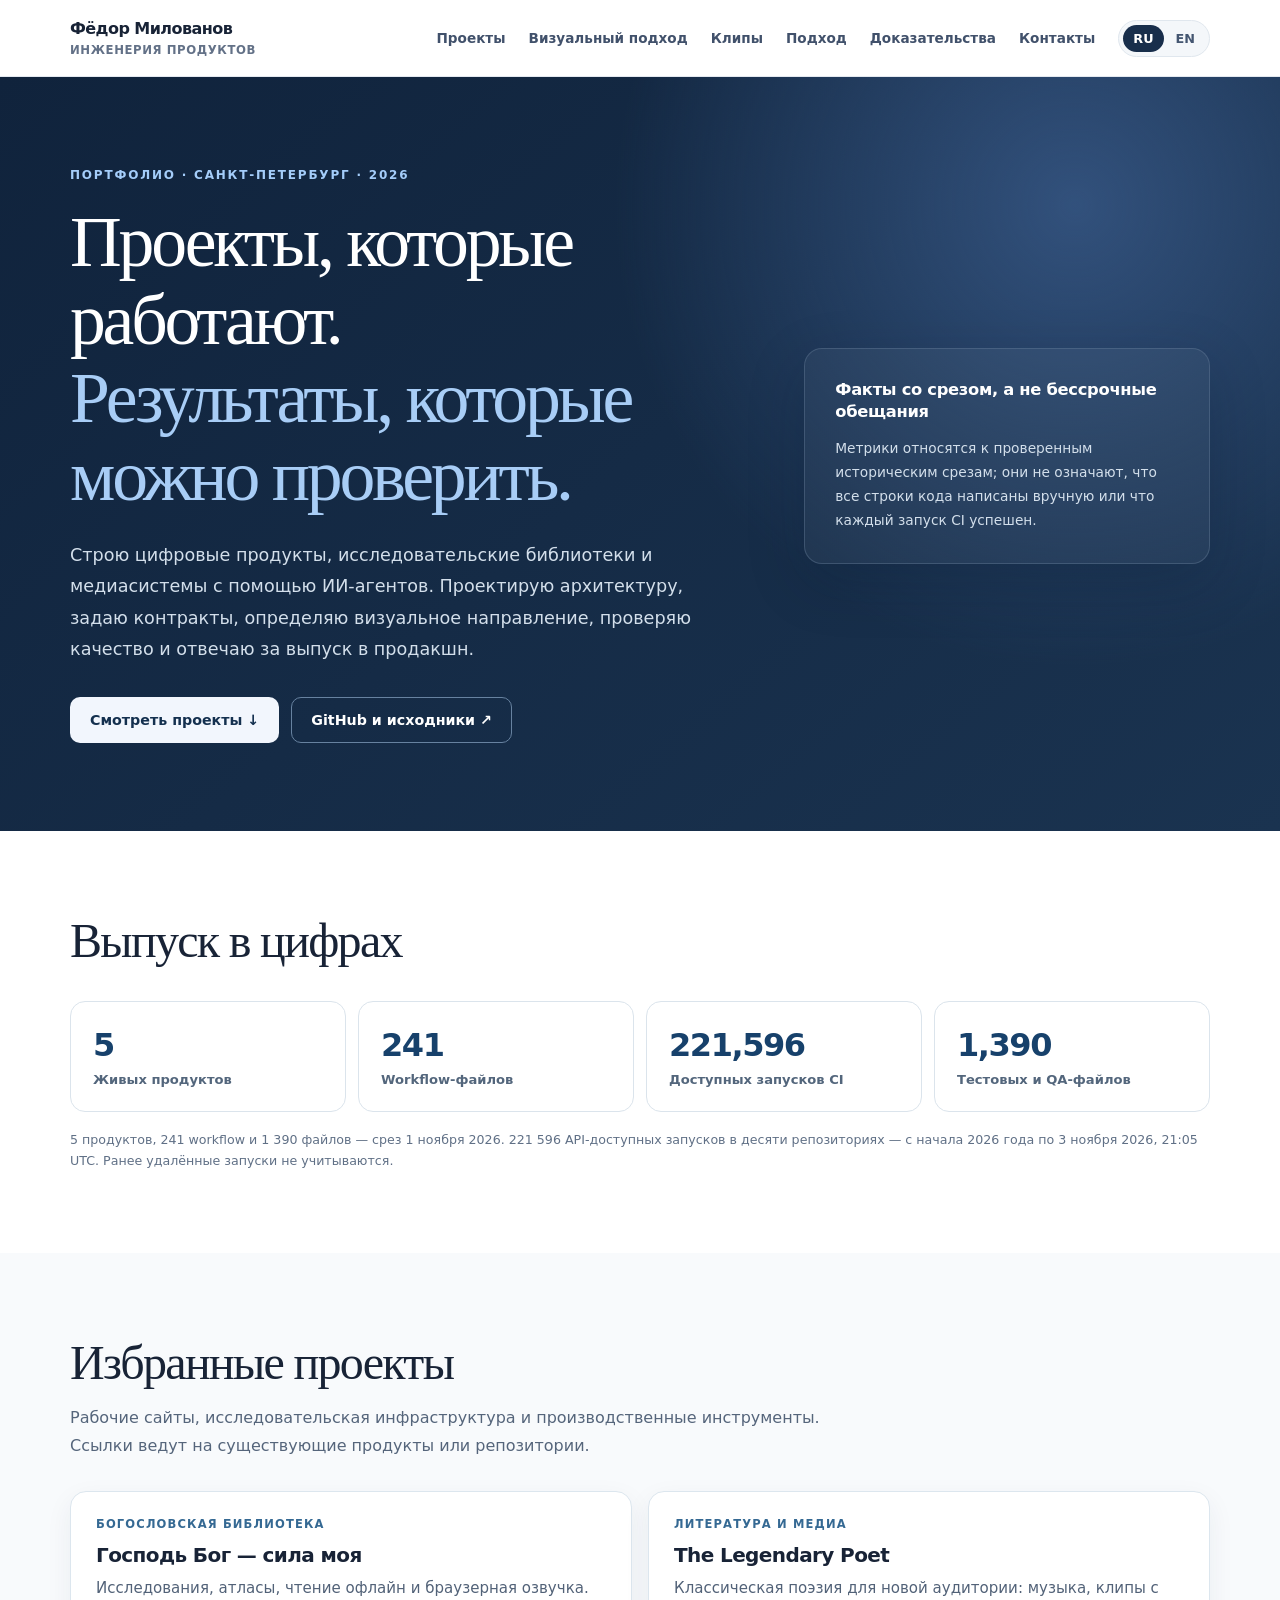
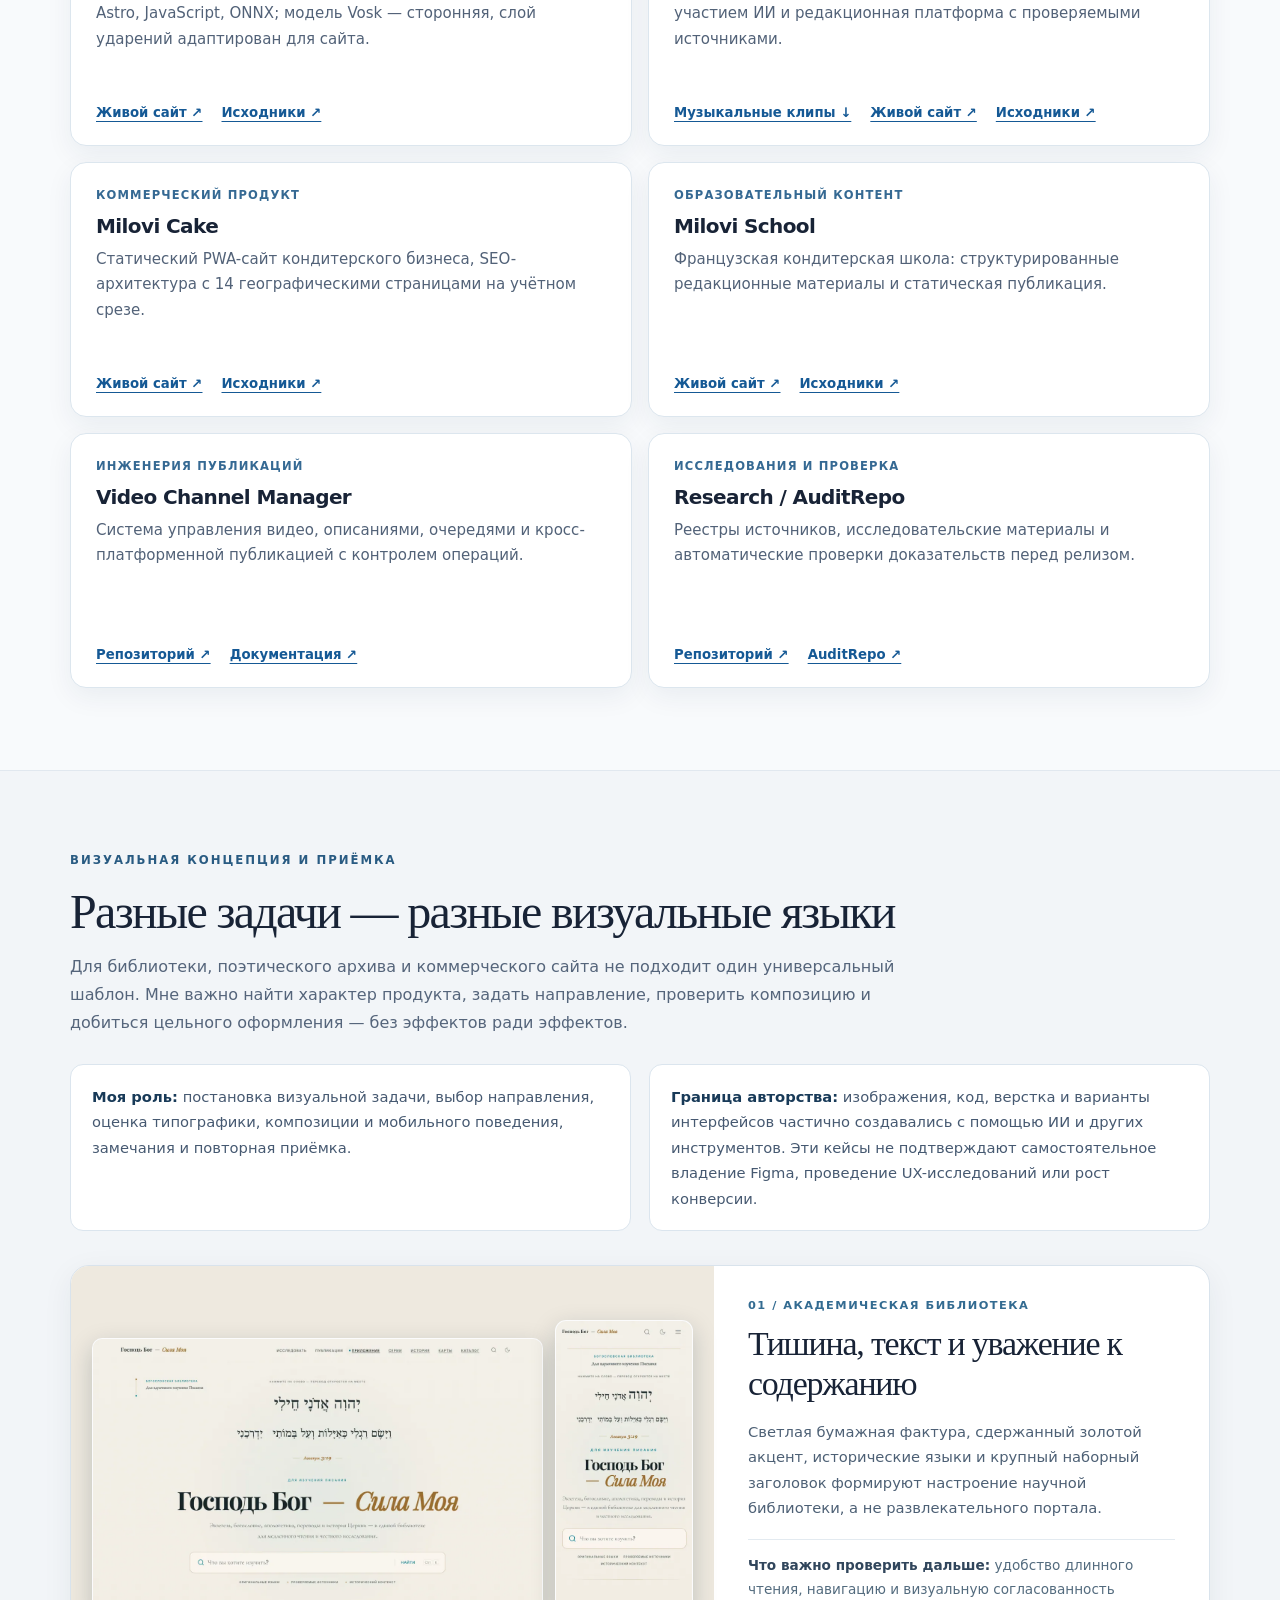
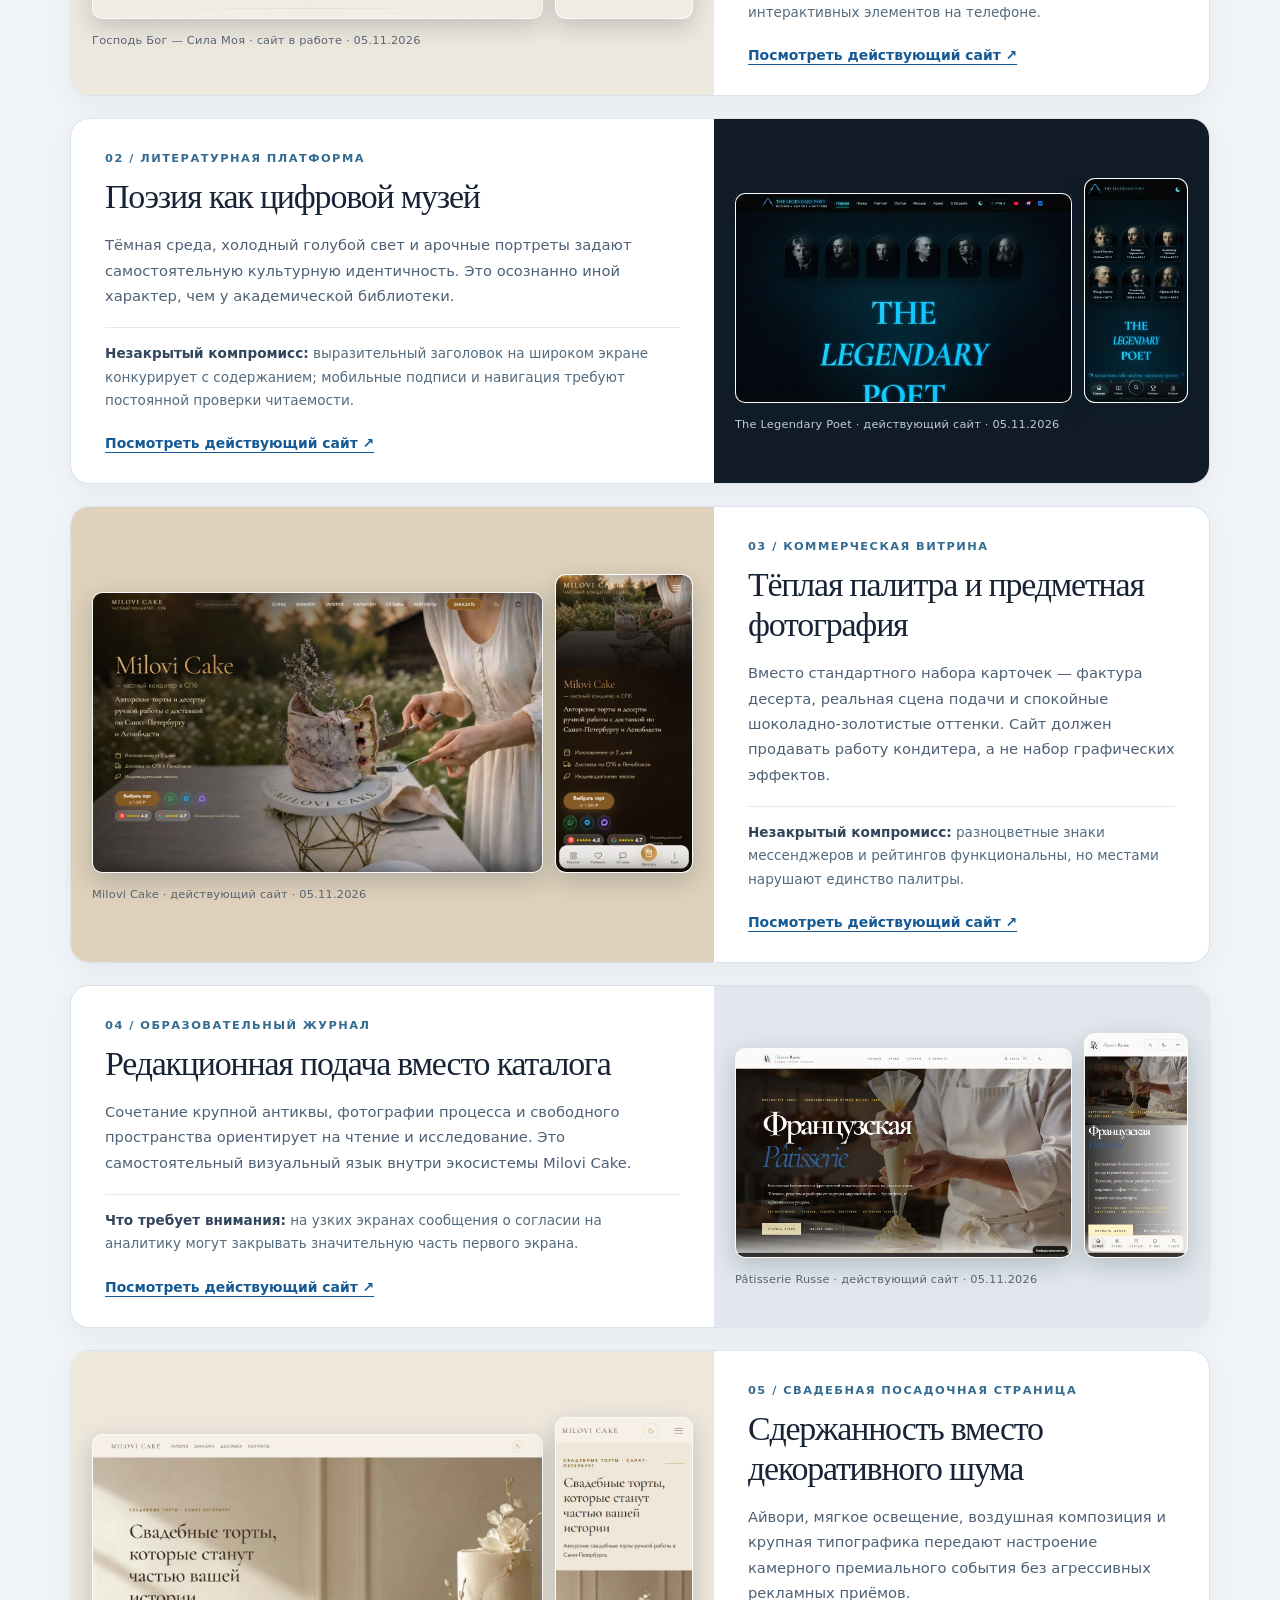
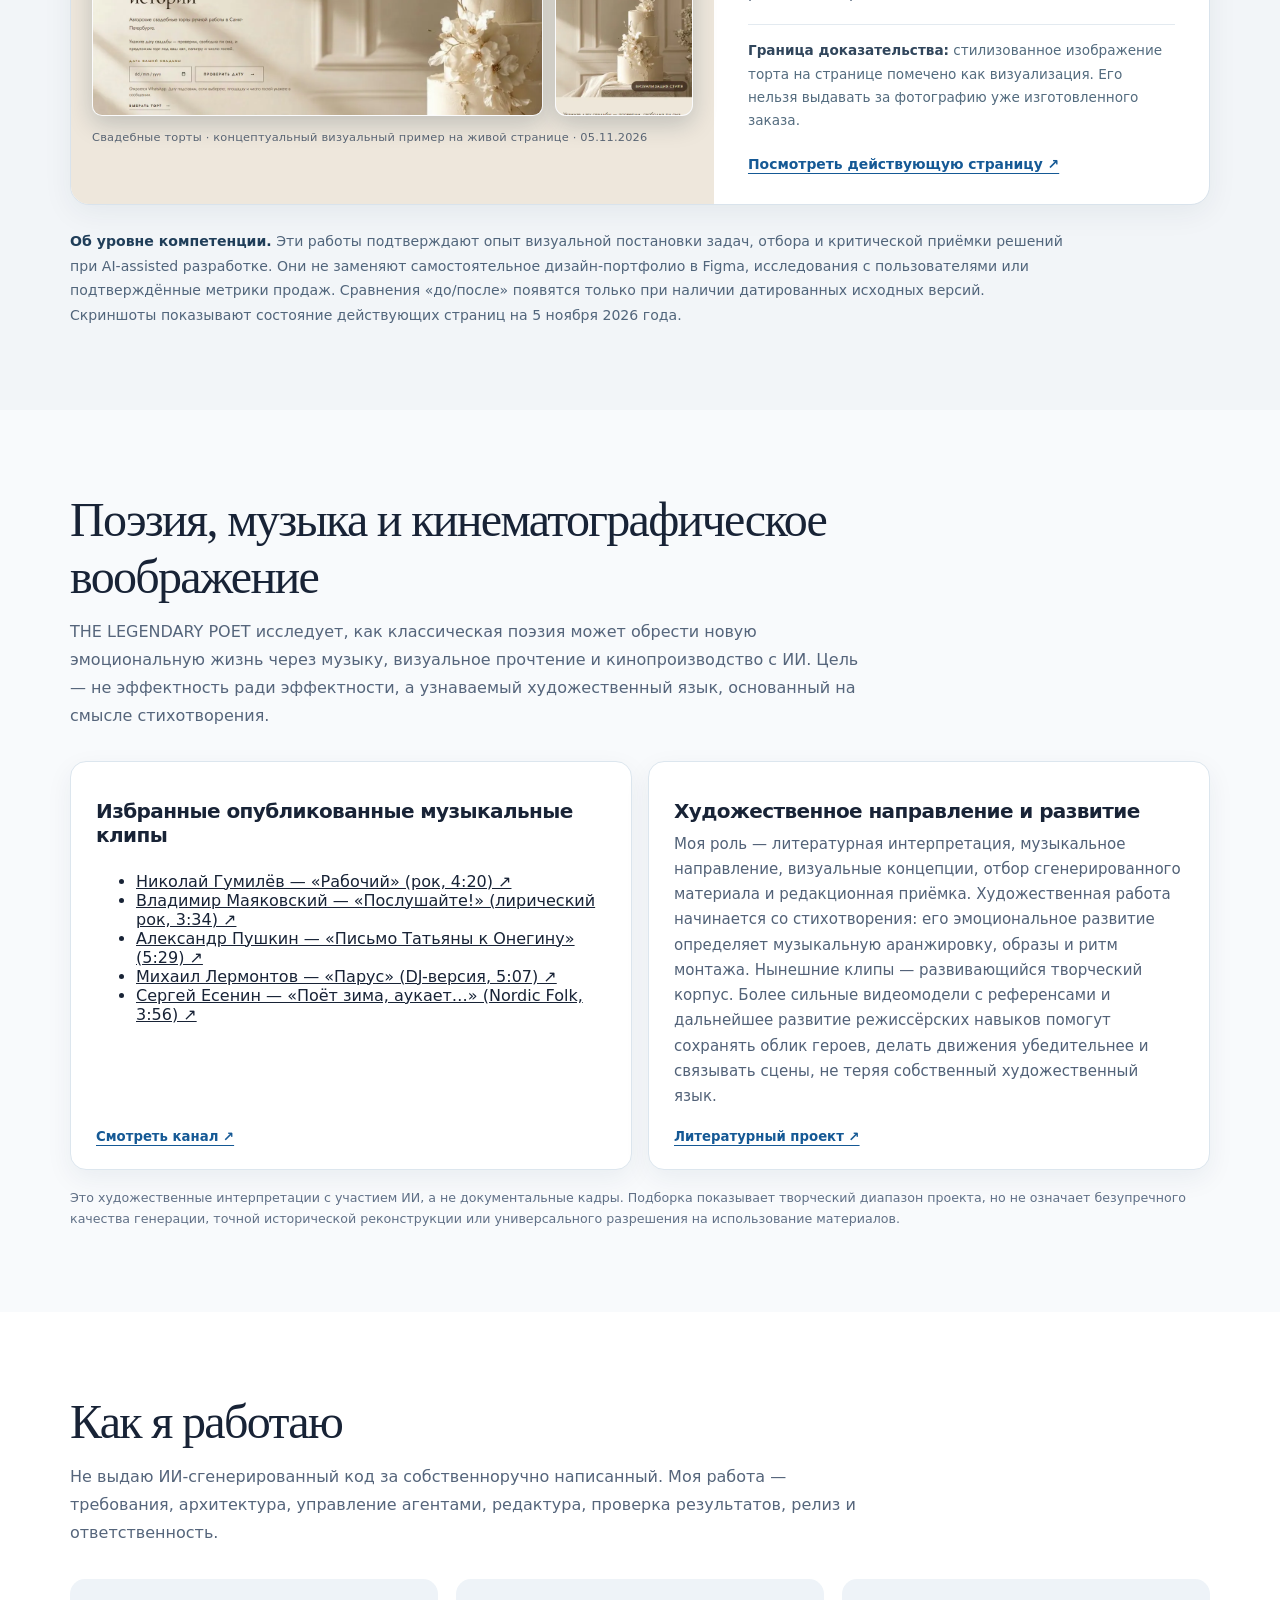
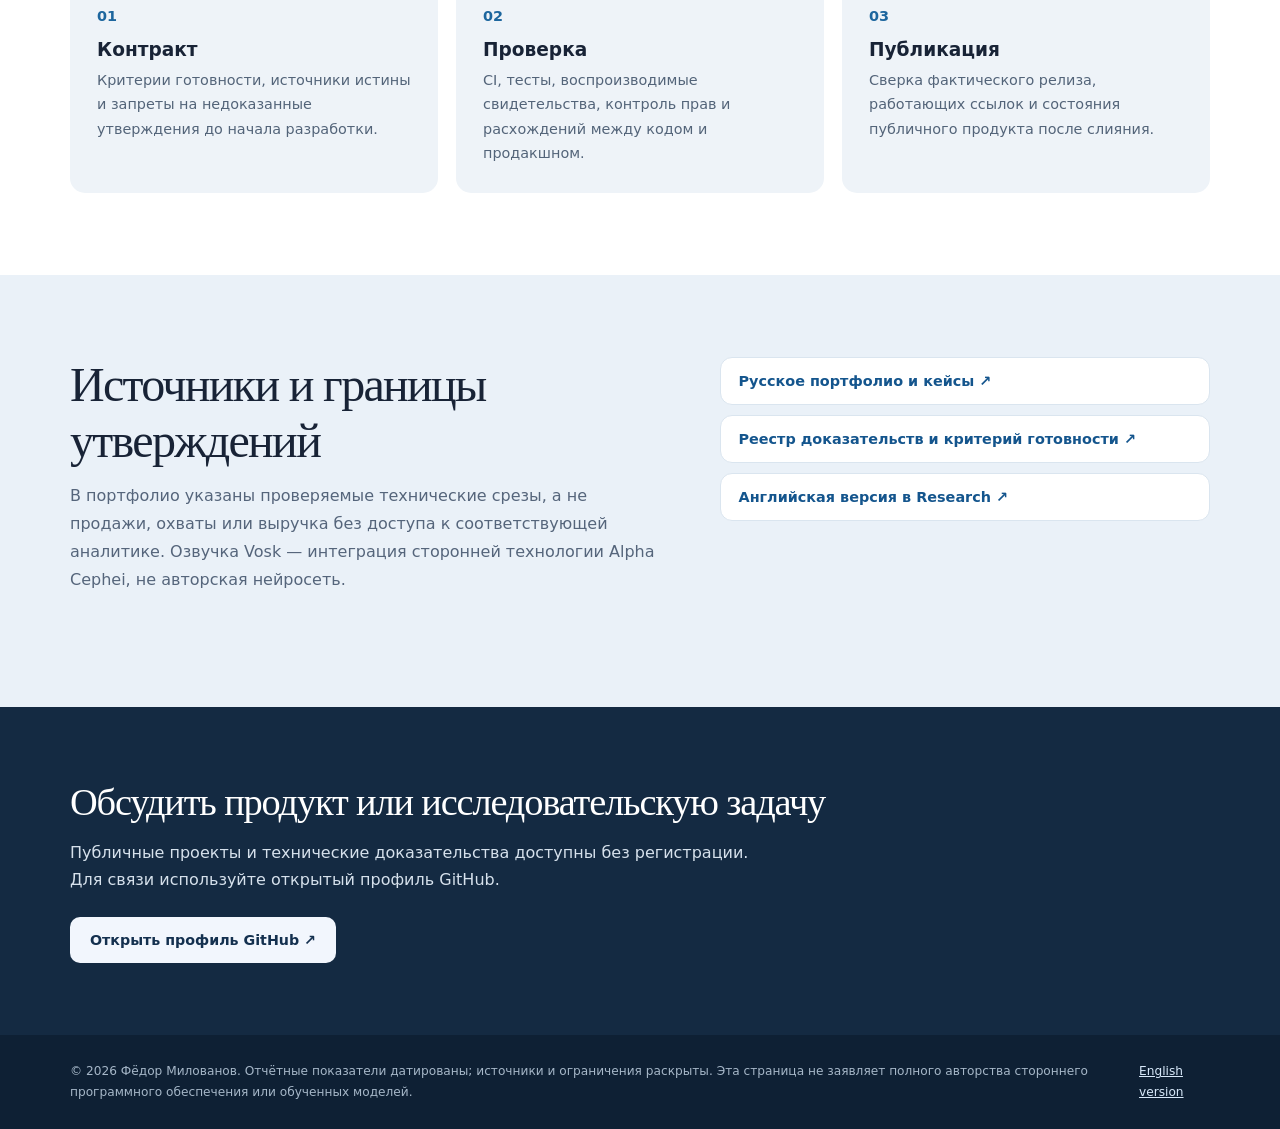
<file: portfolio/index.html>
<!doctype html>
<html lang="ru">
<head>
<meta charset="utf-8"><meta name="viewport" content="width=device-width, initial-scale=1">
<meta name="theme-color" content="#142a42"><meta name="description" content="Публичное портфолио: инженерия продуктов, цифровые библиотеки, редакционные технологии и ИИ-медиа. Кейсы и проверяемые источники.">
<title>Фёдор Милованов — продуктовая инженерия и проверяемые ИИ-системы</title>
<link rel="canonical" href="https://fedormilovanov.github.io/portfolio/">
<link rel="alternate" hreflang="ru" href="https://fedormilovanov.github.io/portfolio/">
<link rel="alternate" hreflang="en" href="https://fedormilovanov.github.io/portfolio/en/">
<link rel="alternate" hreflang="x-default" href="https://fedormilovanov.github.io/portfolio/en/">
<meta property="og:type" content="website"><meta property="og:title" content="Фёдор Милованов — продуктовая инженерия и проверяемые ИИ-системы">
<meta property="og:description" content="Публичное портфолио: инженерия продуктов, цифровые библиотеки, редакционные технологии и ИИ-медиа. Кейсы и проверяемые источники."><meta property="og:url" content="https://fedormilovanov.github.io/portfolio/">
<link rel="stylesheet" href="./site.css">
</head>
<body>
<a class="skip" href="#main">К содержанию</a>
<header class="top"><div class="shell nav"><a class="brand" href="https://github.com/FedorMilovanov">Фёдор Милованов<small>Инженерия продуктов</small></a><nav class="menu" aria-label="Основная навигация"><a href="#projects">Проекты</a><a href="#visual">Визуальный подход</a><a href="#cinema">Клипы</a><a href="#method">Подход</a><a href="#evidence">Доказательства</a><a href="#contact">Контакты</a><span class="langs"><a href="./" aria-current="page" lang="ru">RU</a><a href="./en/"  lang="en">EN</a></span></nav></div></header>
<main id="main">
<section class="hero"><div class="shell hero-layout"><div><div class="kicker">Портфолио · Санкт-Петербург · 2026</div><h1>Проекты, которые работают.<br><em>Результаты, которые можно проверить.</em></h1><p>Строю цифровые продукты, исследовательские библиотеки и медиасистемы с помощью ИИ-агентов. Проектирую архитектуру, задаю контракты, определяю визуальное направление, проверяю качество и отвечаю за выпуск в продакшн.</p><div class="actions"><a class="btn primary" href="#projects">Смотреть проекты ↓</a><a class="btn secondary" href="https://github.com/FedorMilovanov">GitHub и исходники ↗</a></div></div><aside class="hero-side"><h2>Факты со срезом, а не бессрочные обещания</h2><p>Метрики относятся к проверенным историческим срезам; они не означают, что все строки кода написаны вручную или что каждый запуск CI успешен.</p></aside></div></section>
<section class="section" aria-labelledby="numbers"><div class="shell"><div class="section-head"><h2 id="numbers">Выпуск в цифрах</h2></div><div class="metrics"><div class="metric"><strong>5</strong><span>Живых продуктов</span></div><div class="metric"><strong>241</strong><span>Workflow-файлов</span></div><div class="metric"><strong>221,596</strong><span>Доступных запусков CI</span></div><div class="metric"><strong>1,390</strong><span>Тестовых и QA-файлов</span></div></div><p class="note">5 продуктов, 241 workflow и 1 390 файлов — срез 1 ноября 2026. 221 596 API-доступных запусков в десяти репозиториях — с начала 2026 года по 3 ноября 2026, 21:05 UTC. Ранее удалённые запуски не учитываются.</p></div></section>
<section class="section" id="projects" aria-labelledby="projects-title"><div class="shell"><div class="section-head"><h2 id="projects-title">Избранные проекты</h2><p>Рабочие сайты, исследовательская инфраструктура и производственные инструменты. Ссылки ведут на существующие продукты или репозитории.</p></div><div class="cases"><article class="case"><span class="eyebrow">Богословская библиотека</span><h3>Господь Бог — сила моя</h3><p>Исследования, атласы, чтение офлайн и браузерная озвучка. Astro, JavaScript, ONNX; модель Vosk — сторонняя, слой ударений адаптирован для сайта.</p><div class="links"><a href="https://gospod-bog.ru/">Живой сайт ↗</a><a href="https://github.com/FedorMilovanov/gb-is-my-strength">Исходники ↗</a></div></article>
<article class="case"><span class="eyebrow">Литература и медиа</span><h3>The Legendary Poet</h3><p>Классическая поэзия для новой аудитории: музыка, клипы с участием ИИ и редакционная платформа с проверяемыми источниками.</p><div class="links"><a href="#cinema">Музыкальные клипы ↓</a><a href="https://thelegendarypoet.ru/">Живой сайт ↗</a><a href="https://github.com/FedorMilovanov/TheLegendaryPoet">Исходники ↗</a></div></article>
<article class="case"><span class="eyebrow">Коммерческий продукт</span><h3>Milovi Cake</h3><p>Статический PWA-сайт кондитерского бизнеса, SEO-архитектура с 14 географическими страницами на учётном срезе.</p><div class="links"><a href="https://milovicake.ru/">Живой сайт ↗</a><a href="https://github.com/FedorMilovanov/Milovi_Cake">Исходники ↗</a></div></article>
<article class="case"><span class="eyebrow">Образовательный контент</span><h3>Milovi School</h3><p>Французская кондитерская школа: структурированные редакционные материалы и статическая публикация.</p><div class="links"><a href="https://french.milovicake.ru/">Живой сайт ↗</a><a href="https://github.com/FedorMilovanov/Milovi_School">Исходники ↗</a></div></article>
<article class="case"><span class="eyebrow">Инженерия публикаций</span><h3>Video Channel Manager</h3><p>Система управления видео, описаниями, очередями и кросс-платформенной публикацией с контролем операций.</p><div class="links"><a href="https://github.com/FedorMilovanov/video-channel-manager">Репозиторий ↗</a><a href="https://github.com/FedorMilovanov/video-channel-manager">Документация ↗</a></div></article>
<article class="case"><span class="eyebrow">Исследования и проверка</span><h3>Research / AuditRepo</h3><p>Реестры источников, исследовательские материалы и автоматические проверки доказательств перед релизом.</p><div class="links"><a href="https://github.com/FedorMilovanov/Research">Репозиторий ↗</a><a href="https://github.com/FedorMilovanov/AuditRepo">AuditRepo ↗</a></div></article></div></div></section>
<section class="section visual" id="visual" aria-labelledby="visual-title">
<div class="shell">
  <div class="section-head visual-head">
    <span class="visual-kicker">Визуальная концепция и приёмка</span>
    <h2 id="visual-title">Разные задачи — разные визуальные языки</h2>
    <p>Для библиотеки, поэтического архива и коммерческого сайта не подходит один универсальный шаблон. Мне важно найти характер продукта, задать направление, проверить композицию и добиться цельного оформления — без эффектов ради эффектов.</p>
  </div>
  <div class="visual-intro">
    <p><strong>Моя роль:</strong> постановка визуальной задачи, выбор направления, оценка типографики, композиции и мобильного поведения, замечания и повторная приёмка.</p>
    <p><strong>Граница авторства:</strong> изображения, код, верстка и варианты интерфейсов частично создавались с помощью ИИ и других инструментов. Эти кейсы не подтверждают самостоятельное владение Figma, проведение UX-исследований или рост конверсии.</p>
  </div>
  <div class="visual-studies">
    <article class="visual-study" aria-labelledby="design-library">
      <div class="visual-preview visual-preview--paper">
        <div class="visual-shots"><img class="visual-desktop" src="./visual/library-desktop.webp" width="1200" height="750" loading="lazy" decoding="async" alt="Десктопная версия богословской библиотеки: светлая фактура, древнееврейский текст и крупная антиквенная типографика"><img class="visual-mobile" src="./visual/library-mobile.webp" width="390" height="844" loading="lazy" decoding="async" alt="Мобильная версия библиотеки с тем же типографическим стилем"></div>
        <p class="visual-caption">Господь Бог — Сила Моя · сайт в работе · 05.11.2026</p>
      </div>
      <div class="visual-description"><span class="visual-label">01 / Академическая библиотека</span><h3 id="design-library">Тишина, текст и уважение к содержанию</h3>
        <p>Светлая бумажная фактура, сдержанный золотой акцент, исторические языки и крупный наборный заголовок формируют настроение научной библиотеки, а не развлекательного портала.</p>
        <p class="visual-constraint"><strong>Что важно проверить дальше:</strong> удобство длинного чтения, навигацию и визуальную согласованность интерактивных элементов на телефоне.</p>
        <a href="https://gospod-bog.ru/">Посмотреть действующий сайт ↗</a>
      </div>
    </article>
    <article class="visual-study" aria-labelledby="design-poet">
      <div class="visual-preview visual-preview--night">
        <div class="visual-shots"><img class="visual-desktop" src="./visual/poet-desktop.webp" width="1200" height="750" loading="lazy" decoding="async" alt="Десктопный первый экран The Legendary Poet: тёмная палитра, голубая типографика и исторические портреты"><img class="visual-mobile" src="./visual/poet-mobile.webp" width="390" height="844" loading="lazy" decoding="async" alt="Мобильная версия The Legendary Poet с портретной сеткой и нижней навигацией"></div>
        <p class="visual-caption">The Legendary Poet · действующий сайт · 05.11.2026</p>
      </div>
      <div class="visual-description"><span class="visual-label">02 / Литературная платформа</span><h3 id="design-poet">Поэзия как цифровой музей</h3>
        <p>Тёмная среда, холодный голубой свет и арочные портреты задают самостоятельную культурную идентичность. Это осознанно иной характер, чем у академической библиотеки.</p>
        <p class="visual-constraint"><strong>Незакрытый компромисс:</strong> выразительный заголовок на широком экране конкурирует с содержанием; мобильные подписи и навигация требуют постоянной проверки читаемости.</p>
        <a href="https://thelegendarypoet.ru/">Посмотреть действующий сайт ↗</a>
      </div>
    </article>
    <article class="visual-study" aria-labelledby="design-cake">
      <div class="visual-preview visual-preview--cocoa">
        <div class="visual-shots"><img class="visual-desktop" src="./visual/cake-desktop.webp" width="1200" height="750" loading="lazy" decoding="async" alt="Десктопная витрина Milovi Cake с фотографией торта, тёплой палитрой и типографикой"><img class="visual-mobile" src="./visual/cake-mobile.webp" width="390" height="844" loading="lazy" decoding="async" alt="Мобильная витрина Milovi Cake с меню заказа и основными преимуществами"></div>
        <p class="visual-caption">Milovi Cake · действующий сайт · 05.11.2026</p>
      </div>
      <div class="visual-description"><span class="visual-label">03 / Коммерческая витрина</span><h3 id="design-cake">Тёплая палитра и предметная фотография</h3>
        <p>Вместо стандартного набора карточек — фактура десерта, реальная сцена подачи и спокойные шоколадно-золотистые оттенки. Сайт должен продавать работу кондитера, а не набор графических эффектов.</p>
        <p class="visual-constraint"><strong>Незакрытый компромисс:</strong> разноцветные знаки мессенджеров и рейтингов функциональны, но местами нарушают единство палитры.</p>
        <a href="https://milovicake.ru/">Посмотреть действующий сайт ↗</a>
      </div>
    </article>
    <article class="visual-study" aria-labelledby="design-school">
      <div class="visual-preview visual-preview--editorial">
        <div class="visual-shots"><img class="visual-desktop" src="./visual/school-desktop.webp" width="1200" height="750" loading="lazy" decoding="async" alt="Десктопная страница французской кондитерской школы: редакционная антиква и фотография процесса"><img class="visual-mobile" src="./visual/school-mobile.webp" width="390" height="844" loading="lazy" decoding="async" alt="Мобильная версия журнала о французской кондитерской школе"></div>
        <p class="visual-caption">Pâtisserie Russe · действующий сайт · 05.11.2026</p>
      </div>
      <div class="visual-description"><span class="visual-label">04 / Образовательный журнал</span><h3 id="design-school">Редакционная подача вместо каталога</h3>
        <p>Сочетание крупной антиквы, фотографии процесса и свободного пространства ориентирует на чтение и исследование. Это самостоятельный визуальный язык внутри экосистемы Milovi Cake.</p>
        <p class="visual-constraint"><strong>Что требует внимания:</strong> на узких экранах сообщения о согласии на аналитику могут закрывать значительную часть первого экрана.</p>
        <a href="https://french.milovicake.ru/">Посмотреть действующий сайт ↗</a>
      </div>
    </article>
    <article class="visual-study" aria-labelledby="design-wedding">
      <div class="visual-preview visual-preview--ivory">
        <div class="visual-shots"><img class="visual-desktop" src="./visual/wedding-desktop.webp" width="1200" height="750" loading="lazy" decoding="async" alt="Свадебная страница Milovi Cake: спокойный бежевый фон, элегантный заголовок и визуализация цветочного торта"><img class="visual-mobile" src="./visual/wedding-mobile.webp" width="390" height="844" loading="lazy" decoding="async" alt="Мобильная версия свадебной страницы с изображением торта, помеченным как визуализация стиля"></div>
        <p class="visual-caption">Свадебные торты · концептуальный визуальный пример на живой странице · 05.11.2026</p>
      </div>
      <div class="visual-description"><span class="visual-label">05 / Свадебная посадочная страница</span><h3 id="design-wedding">Сдержанность вместо декоративного шума</h3>
        <p>Айвори, мягкое освещение, воздушная композиция и крупная типографика передают настроение камерного премиального события без агрессивных рекламных приёмов.</p>
        <p class="visual-constraint"><strong>Граница доказательства:</strong> стилизованное изображение торта на странице помечено как визуализация. Его нельзя выдавать за фотографию уже изготовленного заказа.</p>
        <a href="https://milovicake.ru/svadebnye-torty/">Посмотреть действующую страницу ↗</a>
      </div>
    </article>
  </div>
  <p class="visual-boundary"><strong>Об уровне компетенции.</strong> Эти работы подтверждают опыт визуальной постановки задач, отбора и критической приёмки решений при AI-assisted разработке. Они не заменяют самостоятельное дизайн-портфолио в Figma, исследования с пользователями или подтверждённые метрики продаж. Сравнения «до/после» появятся только при наличии датированных исходных версий. Скриншоты показывают состояние действующих страниц на 5 ноября 2026 года.</p>
</div>
</section>
<section class="section" id="cinema" aria-labelledby="cinema-title"><div class="shell">
<div class="section-head"><h2 id="cinema-title">Поэзия, музыка и кинематографическое воображение</h2><p>THE LEGENDARY POET исследует, как классическая поэзия может обрести новую эмоциональную жизнь через музыку, визуальное прочтение и кинопроизводство с ИИ. Цель — не эффектность ради эффектности, а узнаваемый художественный язык, основанный на смысле стихотворения.</p></div>
<div class="cases">
<article class="case"><h3>Избранные опубликованные музыкальные клипы</h3><ul><li><a href="https://www.youtube.com/watch?v=5zUmdg_Wzek">Николай Гумилёв — «Рабочий» (рок, 4:20) ↗</a></li>
<li><a href="https://www.youtube.com/watch?v=DoPW2_Q1sM4">Владимир Маяковский — «Послушайте!» (лирический рок, 3:34) ↗</a></li>
<li><a href="https://www.youtube.com/watch?v=BqXU9uRCJa4">Александр Пушкин — «Письмо Татьяны к Онегину» (5:29) ↗</a></li>
<li><a href="https://www.youtube.com/watch?v=laxWRb47N4M">Михаил Лермонтов — «Парус» (DJ-версия, 5:07) ↗</a></li>
<li><a href="https://www.youtube.com/watch?v=fBceuJz15Fc">Сергей Есенин — «Поёт зима, аукает…» (Nordic Folk, 3:56) ↗</a></li></ul><div class="links"><a href="https://www.youtube.com/@TheLegendaryPoet">Смотреть канал ↗</a></div></article>
<article class="case"><h3>Художественное направление и развитие</h3><p>Моя роль — литературная интерпретация, музыкальное направление, визуальные концепции, отбор сгенерированного материала и редакционная приёмка. Художественная работа начинается со стихотворения: его эмоциональное развитие определяет музыкальную аранжировку, образы и ритм монтажа. Нынешние клипы — развивающийся творческий корпус. Более сильные видеомодели с референсами и дальнейшее развитие режиссёрских навыков помогут сохранять облик героев, делать движения убедительнее и связывать сцены, не теряя собственный художественный язык.</p><div class="links"><a href="https://thelegendarypoet.ru/">Литературный проект ↗</a></div></article>
</div><p class="note">Это художественные интерпретации с участием ИИ, а не документальные кадры. Подборка показывает творческий диапазон проекта, но не означает безупречного качества генерации, точной исторической реконструкции или универсального разрешения на использование материалов.</p></div></section>
<section class="section" id="method" aria-labelledby="method-title"><div class="shell"><div class="section-head"><h2 id="method-title">Как я работаю</h2><p>Не выдаю ИИ-сгенерированный код за собственноручно написанный. Моя работа — требования, архитектура, управление агентами, редактура, проверка результатов, релиз и ответственность.</p></div><div class="methods"><article class="method"><b>01</b><h3>Контракт</h3><p>Критерии готовности, источники истины и запреты на недоказанные утверждения до начала разработки.</p></article>
<article class="method"><b>02</b><h3>Проверка</h3><p>CI, тесты, воспроизводимые свидетельства, контроль прав и расхождений между кодом и продакшном.</p></article>
<article class="method"><b>03</b><h3>Публикация</h3><p>Сверка фактического релиза, работающих ссылок и состояния публичного продукта после слияния.</p></article></div></div></section>
<section class="section proof" id="evidence" aria-labelledby="evidence-title"><div class="shell proof-layout"><div><div class="section-head"><h2 id="evidence-title">Источники и границы утверждений</h2><p>В портфолио указаны проверяемые технические срезы, а не продажи, охваты или выручка без доступа к соответствующей аналитике. Озвучка Vosk — интеграция сторонней технологии Alpha Cephei, не авторская нейросеть.</p></div></div><div class="proof-links"><a href="https://github.com/FedorMilovanov/Research/blob/main/PORTFOLIO/PORTFOLIO_RU.md">Русское портфолио и кейсы ↗</a>
<a href="https://github.com/FedorMilovanov/Research/blob/main/PORTFOLIO/DEFINITION_OF_DONE.md">Реестр доказательств и критерий готовности ↗</a>
<a href="https://github.com/FedorMilovanov/Research/blob/main/PORTFOLIO/PORTFOLIO_EN.md">Английская версия в Research ↗</a></div></div></section>
<section class="contact" id="contact"><div class="shell"><h2>Обсудить продукт или исследовательскую задачу</h2><p>Публичные проекты и технические доказательства доступны без регистрации. Для связи используйте открытый профиль GitHub.</p><a class="btn primary" href="https://github.com/FedorMilovanov">Открыть профиль GitHub ↗</a></div></section>
</main>
<footer class="foot"><div class="shell foot-inner"><p>© 2026 Фёдор Милованов. Отчётные показатели датированы; источники и ограничения раскрыты. Эта страница не заявляет полного авторства стороннего программного обеспечения или обученных моделей.</p><a href="./en/" lang="en">English version</a></div></footer>
</body></html>
</file>
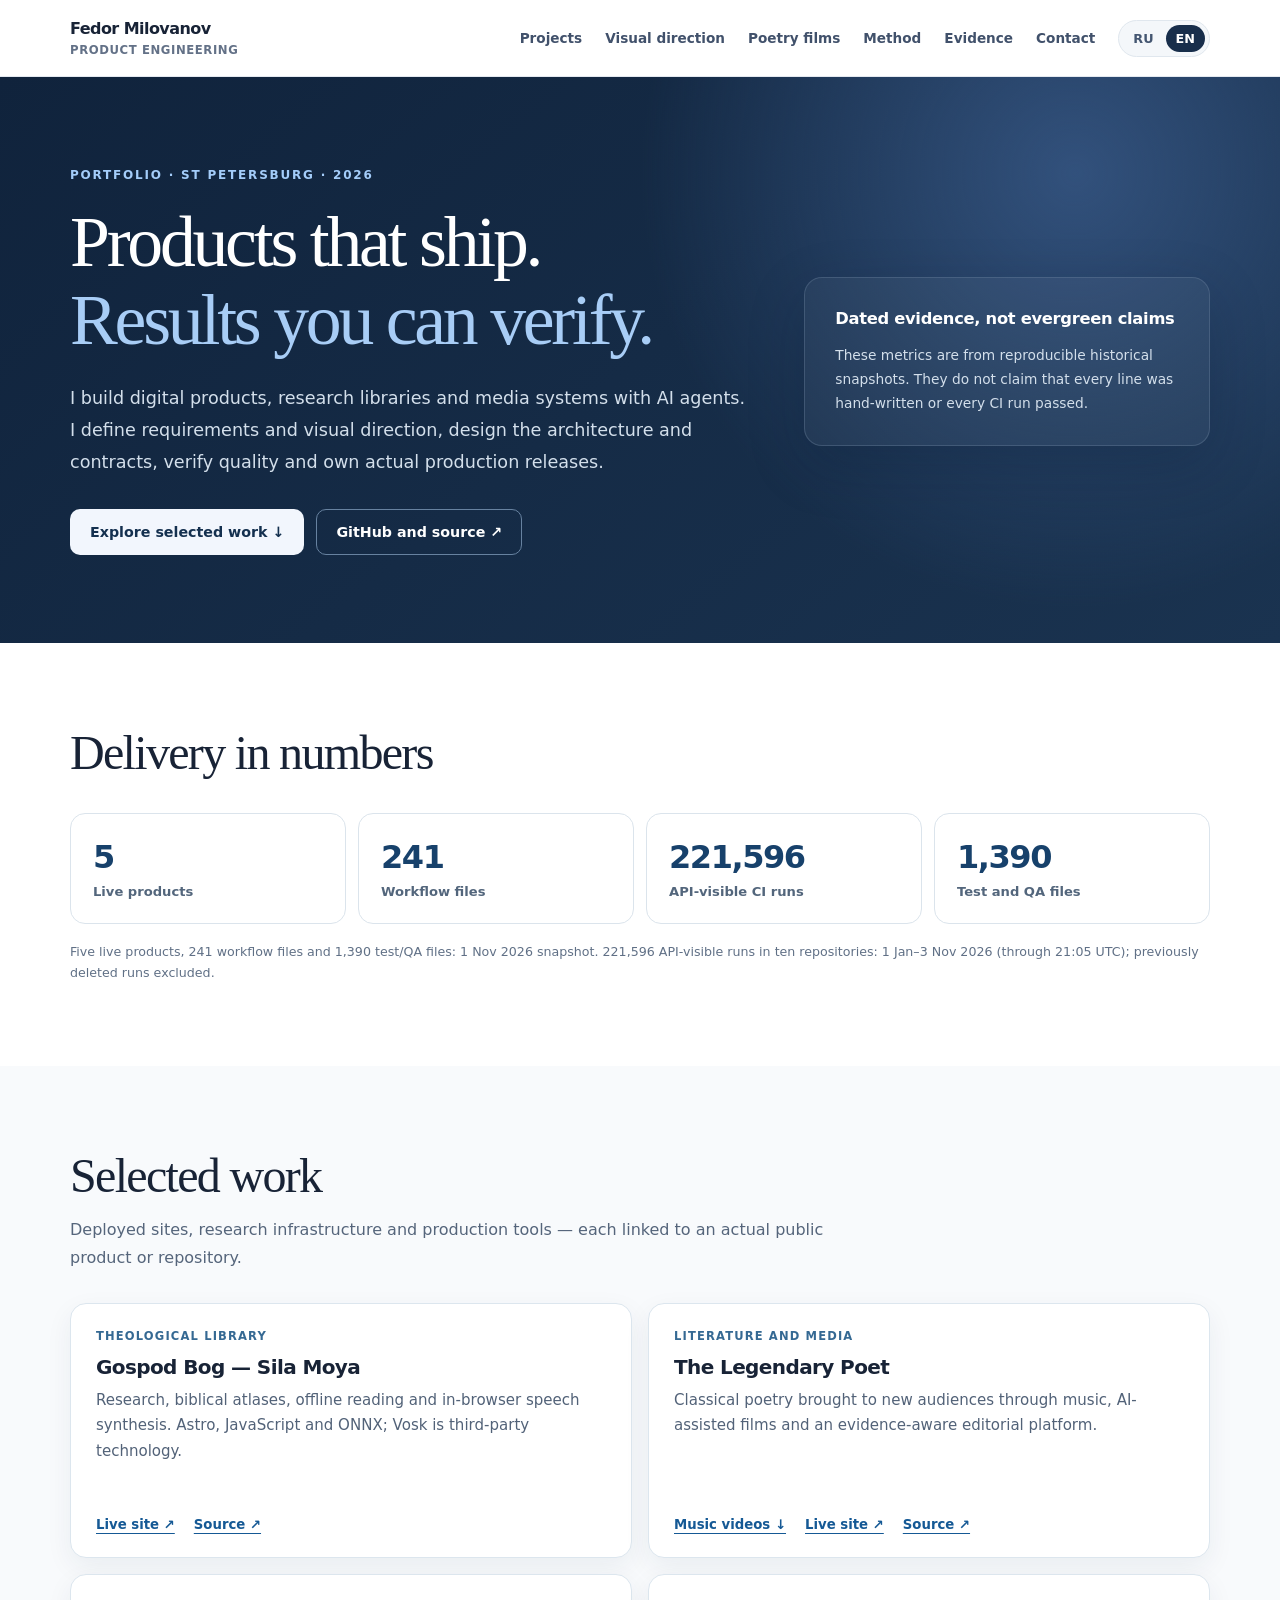
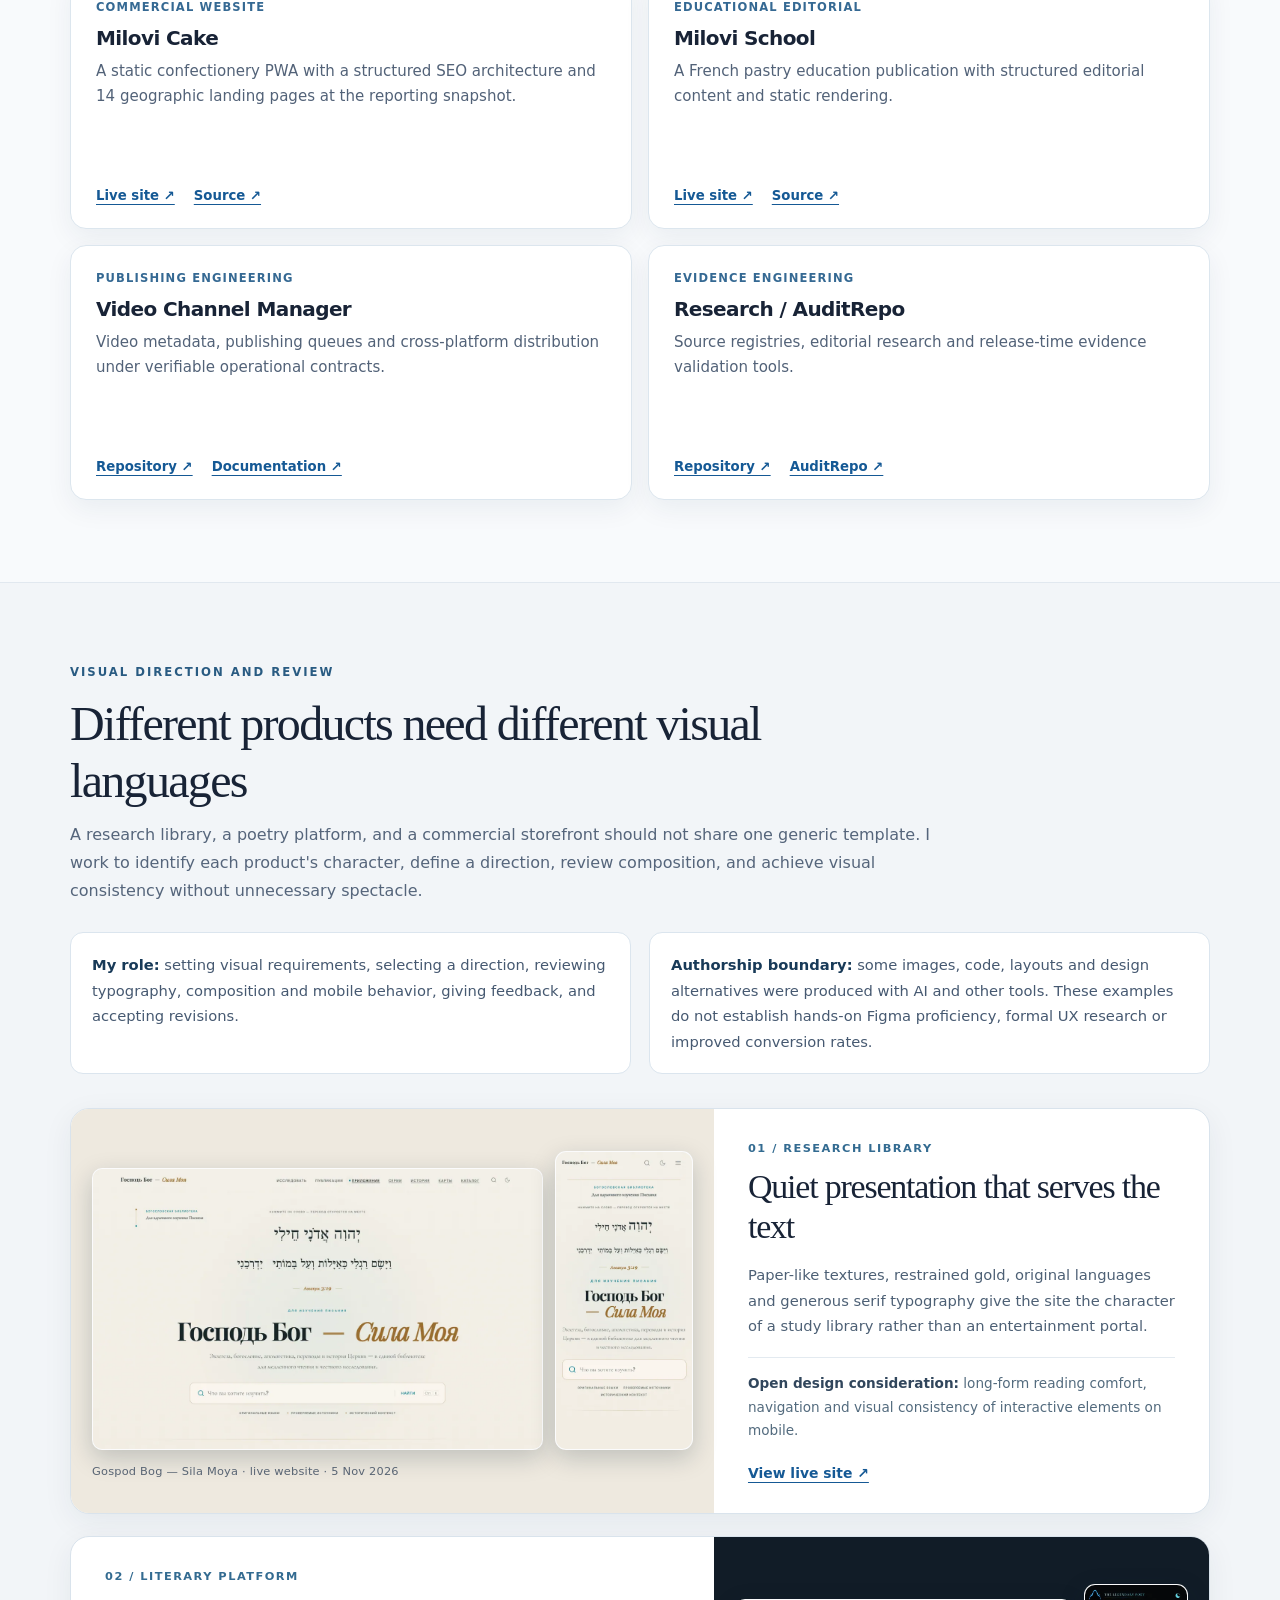
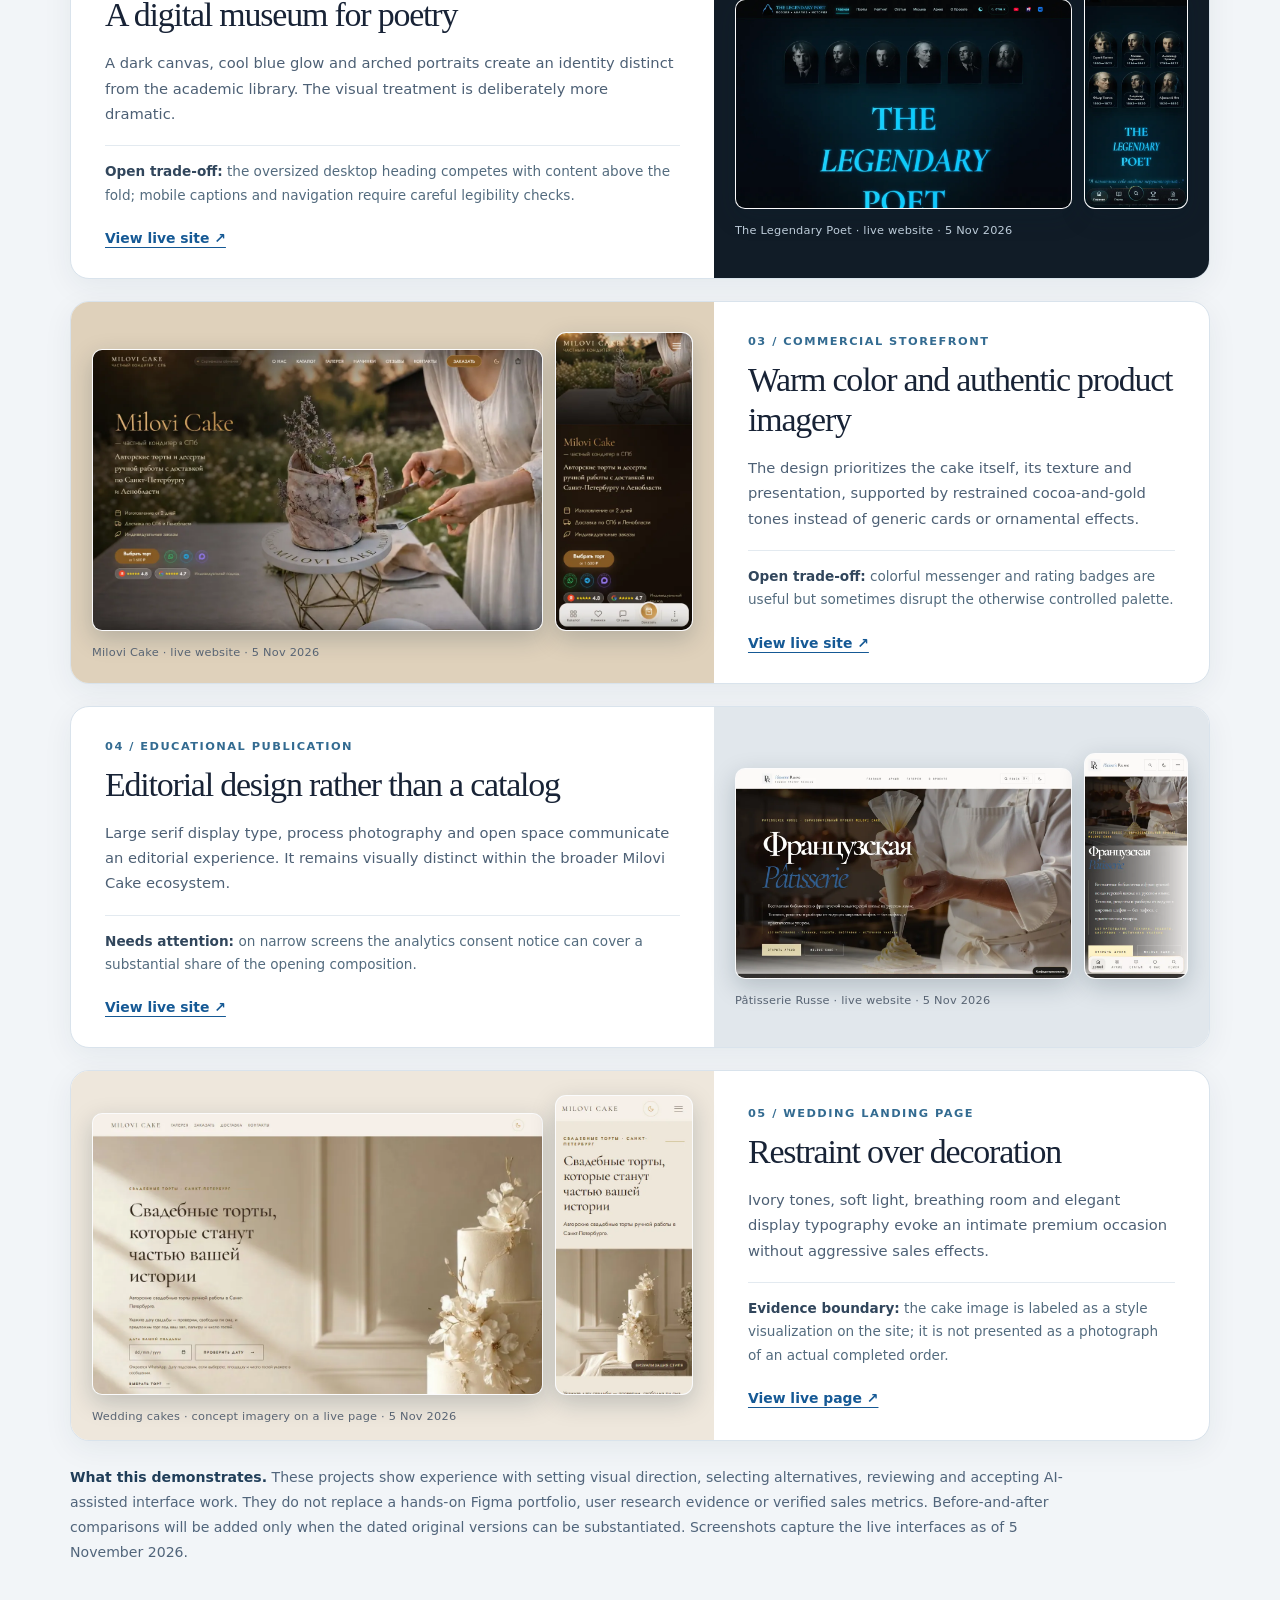
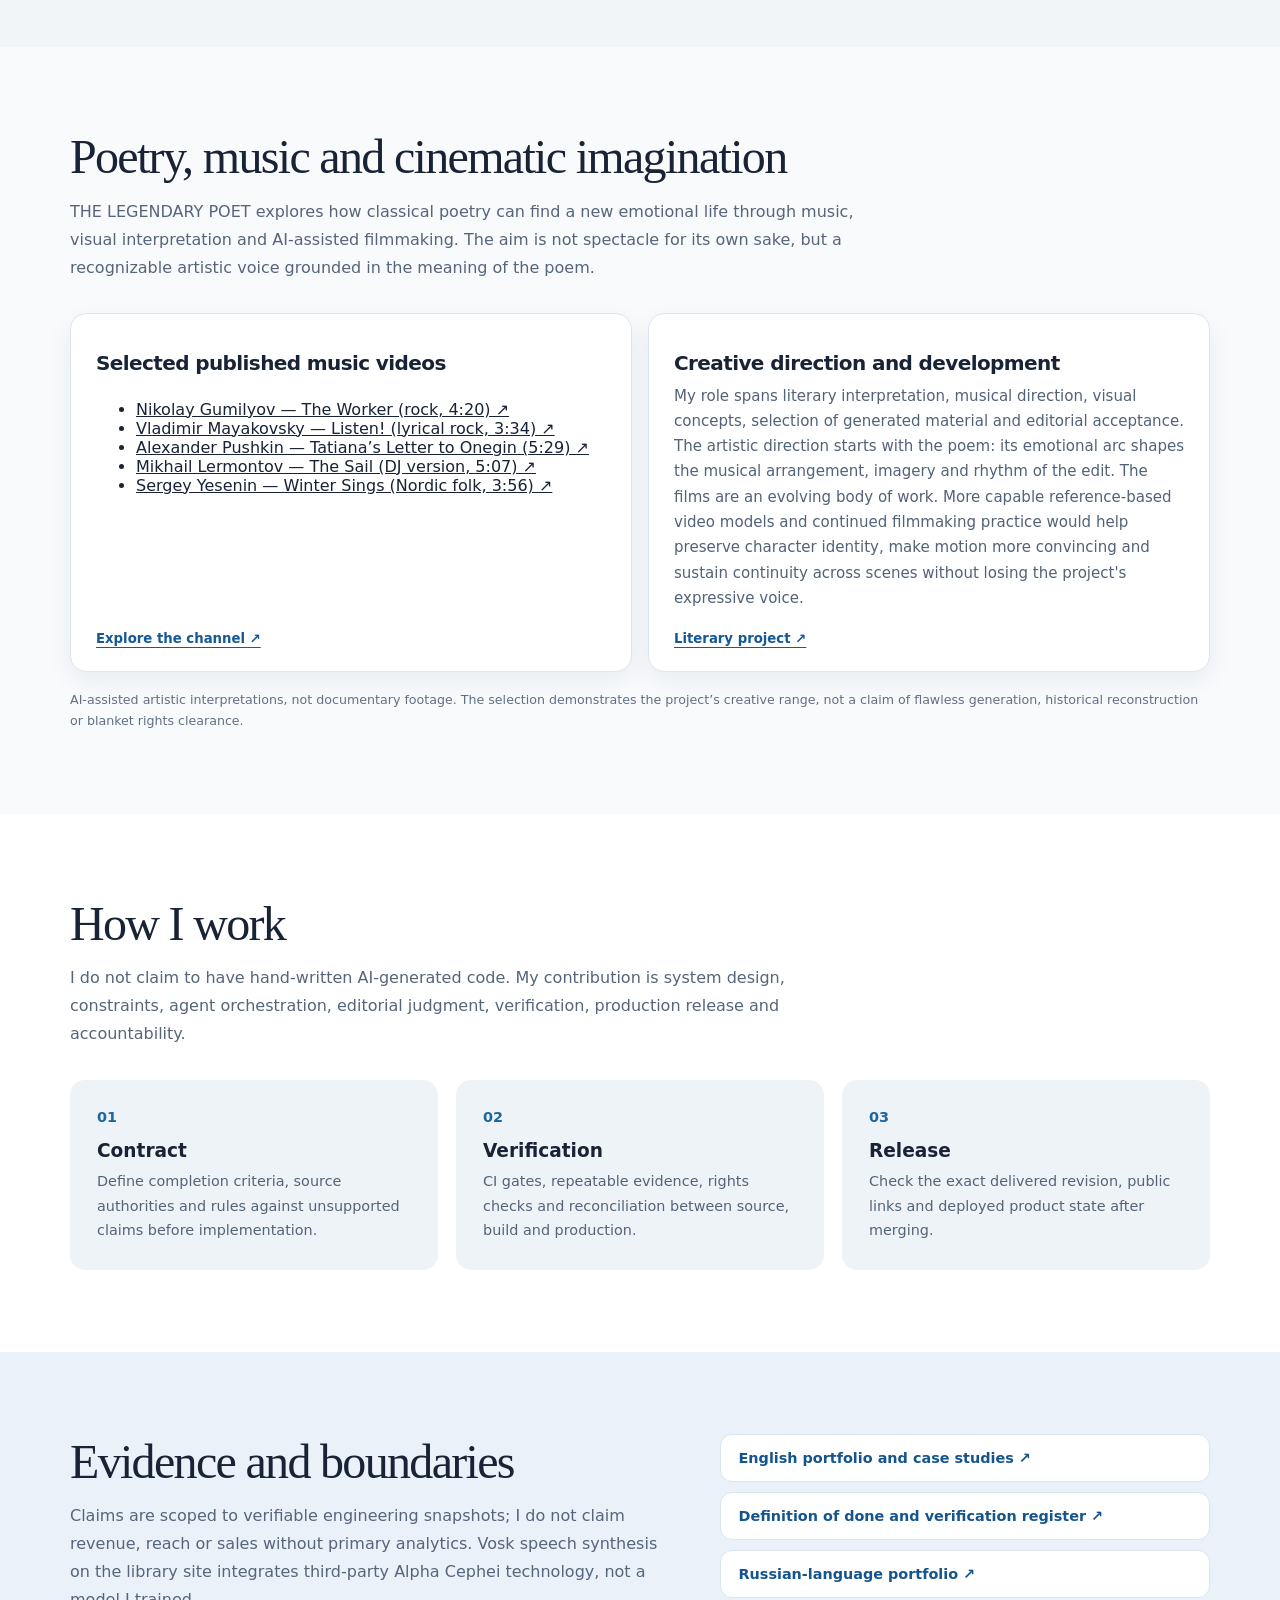
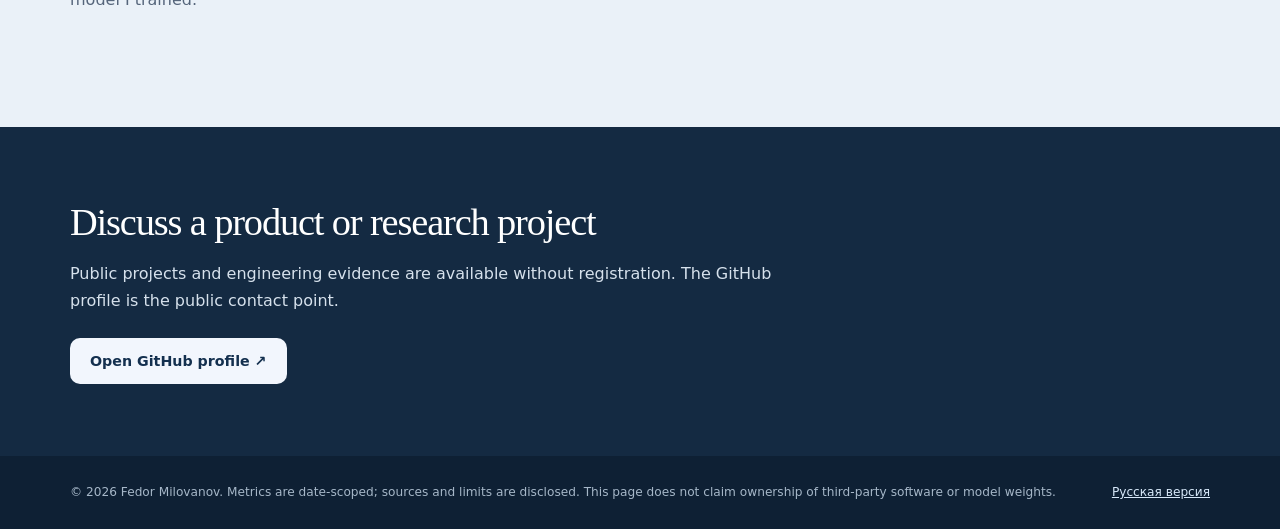
<file: portfolio/en/index.html>
<!doctype html>
<html lang="en">
<head>
<meta charset="utf-8"><meta name="viewport" content="width=device-width, initial-scale=1">
<meta name="theme-color" content="#142a42"><meta name="description" content="Verified portfolio of product engineering, editorial technology, research libraries, and AI-assisted media infrastructure.">
<title>Fedor Milovanov — verifiable product engineering and AI systems</title>
<link rel="canonical" href="https://fedormilovanov.github.io/portfolio/en/">
<link rel="alternate" hreflang="ru" href="https://fedormilovanov.github.io/portfolio/">
<link rel="alternate" hreflang="en" href="https://fedormilovanov.github.io/portfolio/en/">
<link rel="alternate" hreflang="x-default" href="https://fedormilovanov.github.io/portfolio/en/">
<meta property="og:type" content="website"><meta property="og:title" content="Fedor Milovanov — verifiable product engineering and AI systems">
<meta property="og:description" content="Verified portfolio of product engineering, editorial technology, research libraries, and AI-assisted media infrastructure."><meta property="og:url" content="https://fedormilovanov.github.io/portfolio/en/">
<link rel="stylesheet" href="../site.css">
</head>
<body>
<a class="skip" href="#main">Skip to content</a>
<header class="top"><div class="shell nav"><a class="brand" href="https://github.com/FedorMilovanov">Fedor Milovanov<small>Product engineering</small></a><nav class="menu" aria-label="Main navigation"><a href="#projects">Projects</a><a href="#visual">Visual direction</a><a href="#cinema">Poetry films</a><a href="#method">Method</a><a href="#evidence">Evidence</a><a href="#contact">Contact</a><span class="langs"><a href="../"  lang="ru">RU</a><a href="./" aria-current="page" lang="en">EN</a></span></nav></div></header>
<main id="main">
<section class="hero"><div class="shell hero-layout"><div><div class="kicker">Portfolio · St Petersburg · 2026</div><h1>Products that ship.<br><em>Results you can verify.</em></h1><p>I build digital products, research libraries and media systems with AI agents. I define requirements and visual direction, design the architecture and contracts, verify quality and own actual production releases.</p><div class="actions"><a class="btn primary" href="#projects">Explore selected work ↓</a><a class="btn secondary" href="https://github.com/FedorMilovanov">GitHub and source ↗</a></div></div><aside class="hero-side"><h2>Dated evidence, not evergreen claims</h2><p>These metrics are from reproducible historical snapshots. They do not claim that every line was hand-written or every CI run passed.</p></aside></div></section>
<section class="section" aria-labelledby="numbers"><div class="shell"><div class="section-head"><h2 id="numbers">Delivery in numbers</h2></div><div class="metrics"><div class="metric"><strong>5</strong><span>Live products</span></div><div class="metric"><strong>241</strong><span>Workflow files</span></div><div class="metric"><strong>221,596</strong><span>API-visible CI runs</span></div><div class="metric"><strong>1,390</strong><span>Test and QA files</span></div></div><p class="note">Five live products, 241 workflow files and 1,390 test/QA files: 1 Nov 2026 snapshot. 221,596 API-visible runs in ten repositories: 1 Jan–3 Nov 2026 (through 21:05 UTC); previously deleted runs excluded.</p></div></section>
<section class="section" id="projects" aria-labelledby="projects-title"><div class="shell"><div class="section-head"><h2 id="projects-title">Selected work</h2><p>Deployed sites, research infrastructure and production tools — each linked to an actual public product or repository.</p></div><div class="cases"><article class="case"><span class="eyebrow">Theological library</span><h3>Gospod Bog — Sila Moya</h3><p>Research, biblical atlases, offline reading and in-browser speech synthesis. Astro, JavaScript and ONNX; Vosk is third-party technology.</p><div class="links"><a href="https://gospod-bog.ru/">Live site ↗</a><a href="https://github.com/FedorMilovanov/gb-is-my-strength">Source ↗</a></div></article>
<article class="case"><span class="eyebrow">Literature and media</span><h3>The Legendary Poet</h3><p>Classical poetry brought to new audiences through music, AI-assisted films and an evidence-aware editorial platform.</p><div class="links"><a href="#cinema">Music videos ↓</a><a href="https://thelegendarypoet.ru/">Live site ↗</a><a href="https://github.com/FedorMilovanov/TheLegendaryPoet">Source ↗</a></div></article>
<article class="case"><span class="eyebrow">Commercial website</span><h3>Milovi Cake</h3><p>A static confectionery PWA with a structured SEO architecture and 14 geographic landing pages at the reporting snapshot.</p><div class="links"><a href="https://milovicake.ru/">Live site ↗</a><a href="https://github.com/FedorMilovanov/Milovi_Cake">Source ↗</a></div></article>
<article class="case"><span class="eyebrow">Educational editorial</span><h3>Milovi School</h3><p>A French pastry education publication with structured editorial content and static rendering.</p><div class="links"><a href="https://french.milovicake.ru/">Live site ↗</a><a href="https://github.com/FedorMilovanov/Milovi_School">Source ↗</a></div></article>
<article class="case"><span class="eyebrow">Publishing engineering</span><h3>Video Channel Manager</h3><p>Video metadata, publishing queues and cross-platform distribution under verifiable operational contracts.</p><div class="links"><a href="https://github.com/FedorMilovanov/video-channel-manager">Repository ↗</a><a href="https://github.com/FedorMilovanov/video-channel-manager">Documentation ↗</a></div></article>
<article class="case"><span class="eyebrow">Evidence engineering</span><h3>Research / AuditRepo</h3><p>Source registries, editorial research and release-time evidence validation tools.</p><div class="links"><a href="https://github.com/FedorMilovanov/Research">Repository ↗</a><a href="https://github.com/FedorMilovanov/AuditRepo">AuditRepo ↗</a></div></article></div></div></section>
<section class="section visual" id="visual" aria-labelledby="visual-title">
<div class="shell">
  <div class="section-head visual-head">
    <span class="visual-kicker">Visual direction and review</span>
    <h2 id="visual-title">Different products need different visual languages</h2>
    <p>A research library, a poetry platform, and a commercial storefront should not share one generic template. I work to identify each product's character, define a direction, review composition, and achieve visual consistency without unnecessary spectacle.</p>
  </div>
  <div class="visual-intro">
    <p><strong>My role:</strong> setting visual requirements, selecting a direction, reviewing typography, composition and mobile behavior, giving feedback, and accepting revisions.</p>
    <p><strong>Authorship boundary:</strong> some images, code, layouts and design alternatives were produced with AI and other tools. These examples do not establish hands-on Figma proficiency, formal UX research or improved conversion rates.</p>
  </div>
  <div class="visual-studies">
    <article class="visual-study" aria-labelledby="design-library">
      <div class="visual-preview visual-preview--paper">
        <div class="visual-shots"><img class="visual-desktop" src="../visual/library-desktop.webp" width="1200" height="750" loading="lazy" decoding="async" alt="Desktop theological library with paper tones, Hebrew text and large serif typography"><img class="visual-mobile" src="../visual/library-mobile.webp" width="390" height="844" loading="lazy" decoding="async" alt="Mobile theological library using the same editorial typography"></div>
        <p class="visual-caption">Gospod Bog — Sila Moya · live website · 5 Nov 2026</p>
      </div>
      <div class="visual-description"><span class="visual-label">01 / Research library</span><h3 id="design-library">Quiet presentation that serves the text</h3>
        <p>Paper-like textures, restrained gold, original languages and generous serif typography give the site the character of a study library rather than an entertainment portal.</p>
        <p class="visual-constraint"><strong>Open design consideration:</strong> long-form reading comfort, navigation and visual consistency of interactive elements on mobile.</p>
        <a href="https://gospod-bog.ru/" lang="ru">View live site ↗</a>
      </div>
    </article>
    <article class="visual-study" aria-labelledby="design-poet">
      <div class="visual-preview visual-preview--night">
        <div class="visual-shots"><img class="visual-desktop" src="../visual/poet-desktop.webp" width="1200" height="750" loading="lazy" decoding="async" alt="The Legendary Poet desktop homepage, with dark tones, blue typography and historical portraits"><img class="visual-mobile" src="../visual/poet-mobile.webp" width="390" height="844" loading="lazy" decoding="async" alt="The Legendary Poet mobile homepage with a portrait grid and bottom navigation"></div>
        <p class="visual-caption">The Legendary Poet · live website · 5 Nov 2026</p>
      </div>
      <div class="visual-description"><span class="visual-label">02 / Literary platform</span><h3 id="design-poet">A digital museum for poetry</h3>
        <p>A dark canvas, cool blue glow and arched portraits create an identity distinct from the academic library. The visual treatment is deliberately more dramatic.</p>
        <p class="visual-constraint"><strong>Open trade-off:</strong> the oversized desktop heading competes with content above the fold; mobile captions and navigation require careful legibility checks.</p>
        <a href="https://thelegendarypoet.ru/">View live site ↗</a>
      </div>
    </article>
    <article class="visual-study" aria-labelledby="design-cake">
      <div class="visual-preview visual-preview--cocoa">
        <div class="visual-shots"><img class="visual-desktop" src="../visual/cake-desktop.webp" width="1200" height="750" loading="lazy" decoding="async" alt="Milovi Cake desktop website with a photographed cake, warm colors and editorial typography"><img class="visual-mobile" src="../visual/cake-mobile.webp" width="390" height="844" loading="lazy" decoding="async" alt="Milovi Cake mobile storefront showing product information and ordering navigation"></div>
        <p class="visual-caption">Milovi Cake · live website · 5 Nov 2026</p>
      </div>
      <div class="visual-description"><span class="visual-label">03 / Commercial storefront</span><h3 id="design-cake">Warm color and authentic product imagery</h3>
        <p>The design prioritizes the cake itself, its texture and presentation, supported by restrained cocoa-and-gold tones instead of generic cards or ornamental effects.</p>
        <p class="visual-constraint"><strong>Open trade-off:</strong> colorful messenger and rating badges are useful but sometimes disrupt the otherwise controlled palette.</p>
        <a href="https://milovicake.ru/" lang="ru">View live site ↗</a>
      </div>
    </article>
    <article class="visual-study" aria-labelledby="design-school">
      <div class="visual-preview visual-preview--editorial">
        <div class="visual-shots"><img class="visual-desktop" src="../visual/school-desktop.webp" width="1200" height="750" loading="lazy" decoding="async" alt="French pastry school desktop homepage with editorial serif typography and a food preparation photograph"><img class="visual-mobile" src="../visual/school-mobile.webp" width="390" height="844" loading="lazy" decoding="async" alt="Mobile edition of the French pastry educational site"></div>
        <p class="visual-caption">Pâtisserie Russe · live website · 5 Nov 2026</p>
      </div>
      <div class="visual-description"><span class="visual-label">04 / Educational publication</span><h3 id="design-school">Editorial design rather than a catalog</h3>
        <p>Large serif display type, process photography and open space communicate an editorial experience. It remains visually distinct within the broader Milovi Cake ecosystem.</p>
        <p class="visual-constraint"><strong>Needs attention:</strong> on narrow screens the analytics consent notice can cover a substantial share of the opening composition.</p>
        <a href="https://french.milovicake.ru/" lang="ru">View live site ↗</a>
      </div>
    </article>
    <article class="visual-study" aria-labelledby="design-wedding">
      <div class="visual-preview visual-preview--ivory">
        <div class="visual-shots"><img class="visual-desktop" src="../visual/wedding-desktop.webp" width="1200" height="750" loading="lazy" decoding="async" alt="Milovi Cake wedding page with an ivory palette, elegant headline and a concept visualization of a floral cake"><img class="visual-mobile" src="../visual/wedding-mobile.webp" width="390" height="844" loading="lazy" decoding="async" alt="Mobile wedding page with a cake illustration labeled as a style visualization"></div>
        <p class="visual-caption">Wedding cakes · concept imagery on a live page · 5 Nov 2026</p>
      </div>
      <div class="visual-description"><span class="visual-label">05 / Wedding landing page</span><h3 id="design-wedding">Restraint over decoration</h3>
        <p>Ivory tones, soft light, breathing room and elegant display typography evoke an intimate premium occasion without aggressive sales effects.</p>
        <p class="visual-constraint"><strong>Evidence boundary:</strong> the cake image is labeled as a style visualization on the site; it is not presented as a photograph of an actual completed order.</p>
        <a href="https://milovicake.ru/svadebnye-torty/" lang="ru">View live page ↗</a>
      </div>
    </article>
  </div>
  <p class="visual-boundary"><strong>What this demonstrates.</strong> These projects show experience with setting visual direction, selecting alternatives, reviewing and accepting AI-assisted interface work. They do not replace a hands-on Figma portfolio, user research evidence or verified sales metrics. Before-and-after comparisons will be added only when the dated original versions can be substantiated. Screenshots capture the live interfaces as of 5 November 2026.</p>
</div>
</section>
<section class="section" id="cinema" aria-labelledby="cinema-title"><div class="shell">
<div class="section-head"><h2 id="cinema-title">Poetry, music and cinematic imagination</h2><p>THE LEGENDARY POET explores how classical poetry can find a new emotional life through music, visual interpretation and AI-assisted filmmaking. The aim is not spectacle for its own sake, but a recognizable artistic voice grounded in the meaning of the poem.</p></div>
<div class="cases">
<article class="case"><h3>Selected published music videos</h3><ul><li><a href="https://www.youtube.com/watch?v=5zUmdg_Wzek">Nikolay Gumilyov — The Worker (rock, 4:20) ↗</a></li>
<li><a href="https://www.youtube.com/watch?v=DoPW2_Q1sM4">Vladimir Mayakovsky — Listen! (lyrical rock, 3:34) ↗</a></li>
<li><a href="https://www.youtube.com/watch?v=BqXU9uRCJa4">Alexander Pushkin — Tatiana’s Letter to Onegin (5:29) ↗</a></li>
<li><a href="https://www.youtube.com/watch?v=laxWRb47N4M">Mikhail Lermontov — The Sail (DJ version, 5:07) ↗</a></li>
<li><a href="https://www.youtube.com/watch?v=fBceuJz15Fc">Sergey Yesenin — Winter Sings (Nordic folk, 3:56) ↗</a></li></ul><div class="links"><a href="https://www.youtube.com/@TheLegendaryPoet">Explore the channel ↗</a></div></article>
<article class="case"><h3>Creative direction and development</h3><p>My role spans literary interpretation, musical direction, visual concepts, selection of generated material and editorial acceptance. The artistic direction starts with the poem: its emotional arc shapes the musical arrangement, imagery and rhythm of the edit. The films are an evolving body of work. More capable reference-based video models and continued filmmaking practice would help preserve character identity, make motion more convincing and sustain continuity across scenes without losing the project's expressive voice.</p><div class="links"><a href="https://thelegendarypoet.ru/">Literary project ↗</a></div></article>
</div><p class="note">AI-assisted artistic interpretations, not documentary footage. The selection demonstrates the project’s creative range, not a claim of flawless generation, historical reconstruction or blanket rights clearance.</p></div></section>
<section class="section" id="method" aria-labelledby="method-title"><div class="shell"><div class="section-head"><h2 id="method-title">How I work</h2><p>I do not claim to have hand-written AI-generated code. My contribution is system design, constraints, agent orchestration, editorial judgment, verification, production release and accountability.</p></div><div class="methods"><article class="method"><b>01</b><h3>Contract</h3><p>Define completion criteria, source authorities and rules against unsupported claims before implementation.</p></article>
<article class="method"><b>02</b><h3>Verification</h3><p>CI gates, repeatable evidence, rights checks and reconciliation between source, build and production.</p></article>
<article class="method"><b>03</b><h3>Release</h3><p>Check the exact delivered revision, public links and deployed product state after merging.</p></article></div></div></section>
<section class="section proof" id="evidence" aria-labelledby="evidence-title"><div class="shell proof-layout"><div><div class="section-head"><h2 id="evidence-title">Evidence and boundaries</h2><p>Claims are scoped to verifiable engineering snapshots; I do not claim revenue, reach or sales without primary analytics. Vosk speech synthesis on the library site integrates third-party Alpha Cephei technology, not a model I trained.</p></div></div><div class="proof-links"><a href="https://github.com/FedorMilovanov/Research/blob/main/PORTFOLIO/PORTFOLIO_EN.md">English portfolio and case studies ↗</a>
<a href="https://github.com/FedorMilovanov/Research/blob/main/PORTFOLIO/DEFINITION_OF_DONE.md">Definition of done and verification register ↗</a>
<a href="https://github.com/FedorMilovanov/Research/blob/main/PORTFOLIO/PORTFOLIO_RU.md">Russian-language portfolio ↗</a></div></div></section>
<section class="contact" id="contact"><div class="shell"><h2>Discuss a product or research project</h2><p>Public projects and engineering evidence are available without registration. The GitHub profile is the public contact point.</p><a class="btn primary" href="https://github.com/FedorMilovanov">Open GitHub profile ↗</a></div></section>
</main>
<footer class="foot"><div class="shell foot-inner"><p>© 2026 Fedor Milovanov. Metrics are date-scoped; sources and limits are disclosed. This page does not claim ownership of third-party software or model weights.</p><a href="../" lang="ru">Русская версия</a></div></footer>
</body></html>
</file>
<file: portfolio/site.css>
:root{font-family:Inter,"Segoe UI",system-ui,-apple-system,BlinkMacSystemFont,sans-serif;color:#182336;background:#f8fafc;font-synthesis:none}*{box-sizing:border-box}html{scroll-behavior:smooth}body{margin:0}a{color:inherit}a:focus-visible,button:focus-visible{outline:3px solid #f59e0b;outline-offset:4px}.skip{position:absolute;left:-9999px;top:0;padding:12px;background:#fff;z-index:9}.skip:focus{left:16px}.shell{width:min(1140px,calc(100% - 44px));margin-inline:auto}.top{background:#fff;border-bottom:1px solid #e4e9f0}.nav{min-height:76px;display:flex;align-items:center;justify-content:space-between;gap:22px}.brand{text-decoration:none;font-weight:800;letter-spacing:-.035em;line-height:1.2}.brand small{display:block;font-weight:600;color:#637187;font-size:.73rem;letter-spacing:.05em;text-transform:uppercase;margin-top:4px}.menu{display:flex;align-items:center;gap:23px;flex-wrap:wrap}.menu a{text-decoration:none;font-weight:650;font-size:.85rem;color:#41516b}.menu a:hover,.pill:hover{color:#0062cc}.langs{display:flex;gap:2px;padding:4px;border:1px solid #e0e7ee;border-radius:100px;background:#f4f7fa}.langs a{padding:6px 10px;border-radius:100px;color:#445671;font-size:.8rem}.langs a[aria-current=page]{background:#182e4b;color:#fff}.hero{background:radial-gradient(circle at 84% 17%,#32517c 0,transparent 37%),linear-gradient(140deg,#10233c,#1a3350);color:#fff;padding:91px 0 88px;overflow:hidden}.hero-layout{display:grid;grid-template-columns:minmax(0,1.25fr) minmax(260px,.75fr);align-items:center;gap:58px}.kicker{font-size:.75rem;letter-spacing:.15em;text-transform:uppercase;font-weight:750;color:#a4cdfa}.hero h1{font-family:Georgia,ui-serif,serif;font-size:clamp(2.65rem,5.6vw,5rem);font-weight:500;letter-spacing:-.045em;line-height:1.09;margin:21px 0 24px}.hero h1 em{font-style:normal;color:#a8cdf6}.hero p{font-size:1.1rem;line-height:1.8;color:#d3dfeb;max-width:680px;margin:0}.actions{display:flex;flex-wrap:wrap;gap:12px;margin-top:31px}.btn{display:inline-flex;align-items:center;justify-content:center;min-height:46px;padding:11px 19px;font-weight:700;font-size:.89rem;border-radius:10px;text-decoration:none;border:1px solid transparent}.btn.primary{background:#f2f6fd;color:#14304f}.btn.secondary{border-color:#6782a0;color:#fff}.hero-side{border:1px solid #68809b64;border-radius:18px;padding:30px;background:#ffffff0b;box-shadow:0 18px 58px #06132933}.hero-side h2{font-size:1.02rem;line-height:1.4;letter-spacing:-.018em;margin:0 0 12px}.hero-side p{font-size:.86rem;line-height:1.75}.section{padding:82px 0}.section:nth-of-type(even){background:#fff}.section-head{max-width:790px;margin-bottom:31px}.section h2{font-family:Georgia,ui-serif,serif;font-weight:500;letter-spacing:-.035em;font-size:clamp(2rem,3.8vw,3rem);line-height:1.18;margin:0 0 12px}.section-head p,.intro{color:#55657b;line-height:1.75;margin:0}.metrics{display:grid;grid-template-columns:repeat(4,1fr);gap:12px}.metric{border:1px solid #dbe4ec;background:white;border-radius:15px;padding:24px 22px}.metric strong{display:block;font-size:clamp(1.5rem,2.5vw,2.4rem);letter-spacing:-.045em;color:#17416b}.metric span{display:block;color:#53667c;font-size:.82rem;font-weight:650;margin-top:8px}.note{margin:18px 0 0;font-size:.79rem;color:#607086;line-height:1.65}.cases{display:grid;grid-template-columns:repeat(2,minmax(0,1fr));gap:16px}.case{border:1px solid #dce6ee;background:#fff;border-radius:16px;padding:25px;display:flex;flex-direction:column;min-height:255px;box-shadow:0 9px 27px #152b4910}.case .eyebrow{font-weight:750;color:#356993;text-transform:uppercase;font-size:.72rem;letter-spacing:.1em}.case h3{font-size:1.25rem;letter-spacing:-.03em;margin:12px 0 9px}.case p{font-size:.94rem;line-height:1.68;color:#526278;margin:0 0 20px}.case .links{margin-top:auto;display:flex;gap:19px;flex-wrap:wrap}.case .links a{font-size:.83rem;font-weight:750;color:#155995;text-underline-offset:4px}.methods{display:grid;grid-template-columns:repeat(3,minmax(0,1fr));gap:18px;margin-top:32px}.method{background:#eef3f8;border-radius:15px;padding:27px}.method b{color:#1d669e;font-size:.9rem}.method h3{font-size:1.16rem;margin:14px 0 8px}.method p{color:#536479;line-height:1.7;font-size:.9rem;margin:0}.proof{background:#eaf1f8}.proof-layout{display:grid;grid-template-columns:1.1fr .9fr;gap:50px;align-items:start}.proof-links{display:grid;gap:10px}.proof-links a{background:#fff;border:1px solid #dae5ef;text-decoration:none;border-radius:12px;padding:15px 18px;color:#14558d;font-size:.9rem;font-weight:700}.proof-links a:hover{background:#f7fbff}.contact{padding:72px 0;background:#142a42;color:#fff}.contact h2{font-family:Georgia,ui-serif,serif;font-weight:500;letter-spacing:-.03em;font-size:2.4rem;line-height:1.2;margin:0 0 14px}.contact p{color:#d6e1ec;max-width:710px;line-height:1.7;margin:0 0 24px}.foot{background:#0e2034;color:#a6b7c8;padding:26px 0;font-size:.76rem;line-height:1.7}.foot a{color:#d8e9fa}.foot-inner{display:flex;justify-content:space-between;align-items:center;gap:20px}.foot-inner p{margin:0}@media(max-width:820px){.hero-layout{grid-template-columns:1fr;gap:34px}.hero-side{max-width:660px}.metrics{grid-template-columns:repeat(2,1fr)}.proof-layout{grid-template-columns:1fr;gap:26px}}@media(max-width:620px){.shell{width:min(100% - 30px,1140px)}.nav{padding:13px 0;align-items:flex-start;flex-direction:column;gap:14px}.menu{gap:14px}.hero{padding:63px 0}.hero p{font-size:1rem}.section{padding:60px 0}.cases,.methods{grid-template-columns:1fr}.metrics{grid-template-columns:repeat(2,minmax(0,1fr))}.metric{padding:17px 14px}.case{min-height:0}.foot-inner{flex-direction:column;align-items:flex-start}.contact h2{font-size:2rem}}@media(prefers-reduced-motion:reduce){html{scroll-behavior:auto}}


/* Visual direction — real, date-scoped product screenshots. */
.section.visual{background:#f2f5f8;border-top:1px solid #e1e8ef}
.visual-head{max-width:860px;margin-bottom:27px}
.visual-kicker{display:block;font-size:.73rem;letter-spacing:.17em;text-transform:uppercase;font-weight:800;color:#295b82;margin-bottom:17px}
.visual-intro{display:grid;grid-template-columns:repeat(2,minmax(0,1fr));gap:18px;margin-bottom:34px}
.visual-intro p{font-size:.92rem;line-height:1.73;background:#fff;border:1px solid #dbe5ee;border-radius:13px;margin:0;padding:19px 21px;color:#465971}
.visual-intro strong{color:#183a58}
.visual-studies{display:grid;gap:22px}
.visual-study{display:grid;grid-template-columns:minmax(0,1.13fr) minmax(0,.87fr);border:1px solid #d9e3ec;background:#fff;border-radius:19px;overflow:hidden;box-shadow:0 8px 30px #142a4210}
.visual-preview{padding:24px 21px 16px;min-width:0;display:flex;flex-direction:column;justify-content:center}
.visual-preview--paper{background:#eee9df}
.visual-preview--night{background:#111c27}
.visual-preview--cocoa{background:#dfd1bb}
.visual-preview--editorial{background:#e1e7ec}
.visual-preview--ivory{background:#eee7dc}
.visual-shots{display:grid;grid-template-columns:minmax(0,1fr) 23%;gap:12px;align-items:end}
.visual-shots img{display:block;width:100%;height:auto;object-fit:cover;object-position:top center;box-shadow:0 8px 24px #0c213134;border:1px solid #ffffff89;background:#f7f8fa}
.visual-desktop{aspect-ratio:8/5;border-radius:10px}
.visual-mobile{aspect-ratio:390/844;border-radius:11px}
.visual-caption{font-size:.71rem;line-height:1.4;letter-spacing:.018em;color:#586473;margin:14px 0 0}
.visual-preview--night .visual-caption{color:#bdccd9}
.visual-description{padding:32px 34px;display:flex;flex-direction:column;justify-content:center;align-items:flex-start;min-width:0}
.visual-label{font-size:.71rem;letter-spacing:.13em;text-transform:uppercase;color:#336b91;font-weight:800}
.visual-description h3{font-family:Georgia,ui-serif,serif;font-weight:500;font-size:clamp(1.65rem,2.8vw,2.12rem);letter-spacing:-.035em;line-height:1.18;margin:12px 0 15px}
.visual-description p{color:#4d6075;font-size:.92rem;line-height:1.72;margin:0 0 12px}
.visual-description .visual-constraint{font-size:.85rem;color:#536b7e;border-top:1px solid #e3eaf0;padding-top:14px;margin-top:7px}
.visual-constraint strong{color:#31465c}
.visual-description>a{color:#155995;text-underline-offset:4px;font-size:.87rem;font-weight:750;margin-top:11px}
.visual-study:nth-child(even) .visual-preview{grid-column:2;grid-row:1}
.visual-study:nth-child(even) .visual-description{grid-column:1;grid-row:1}
.visual-boundary{margin:24px 0 0;color:#51657b;font-size:.88rem;line-height:1.77;max-width:1000px}
.visual-boundary strong{color:#203e59}
@media(max-width:900px){
 .visual-study{grid-template-columns:1fr}
 .visual-study:nth-child(even) .visual-preview,.visual-study:nth-child(even) .visual-description{grid-column:auto;grid-row:auto}
 .visual-description{padding:26px}
 .visual-shots{grid-template-columns:minmax(0,1fr) 20%}
 .visual-preview{padding:18px 18px 14px}
}
@media(max-width:620px){
 .visual-intro{grid-template-columns:1fr;gap:10px;margin-bottom:22px}
 .visual-intro p{padding:16px}
 .visual-study{border-radius:15px}
 .visual-description{padding:22px}
 .visual-description h3{font-size:1.66rem}
 .visual-shots{gap:8px;grid-template-columns:minmax(0,1fr) 24%}
 .visual-caption{font-size:.66rem}
}
</file>
